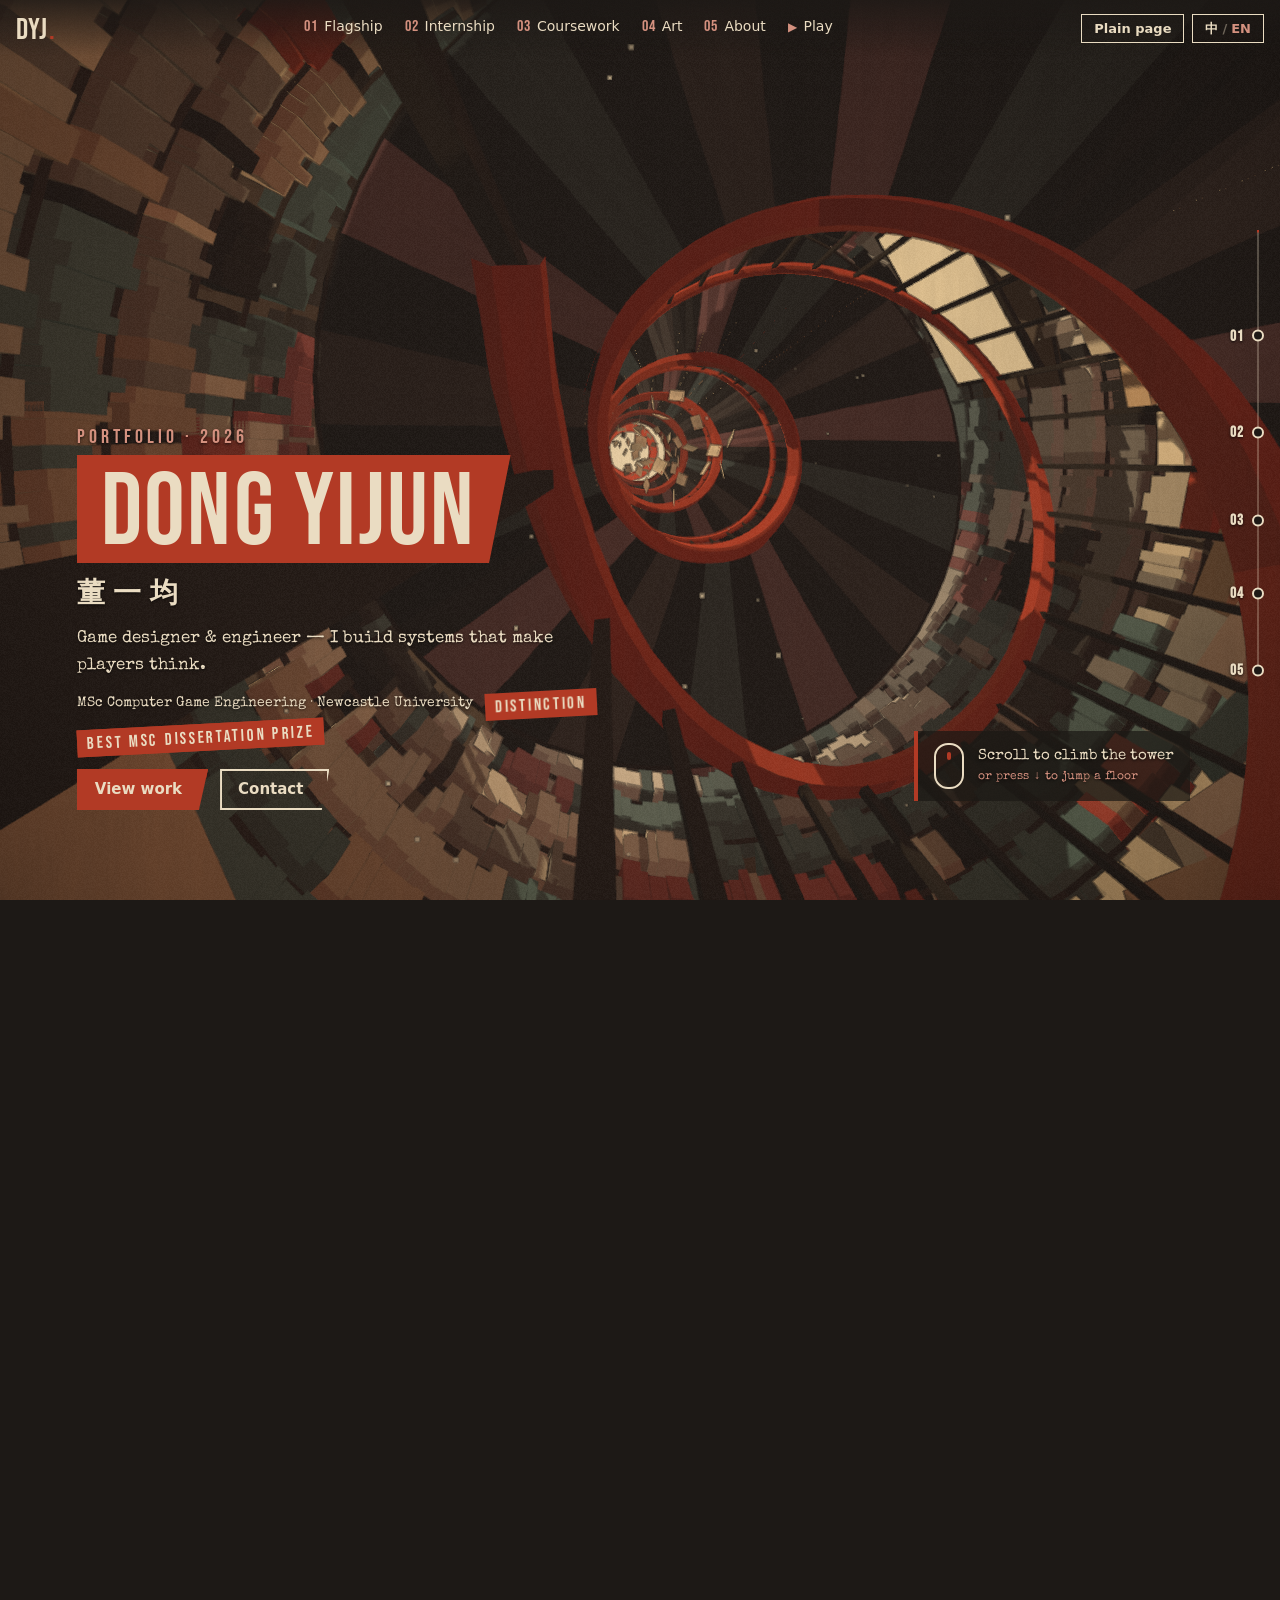
<file: index.html>
<!DOCTYPE html>
<html lang="en" class="mode-simple" data-lang="en">
<head>
  <meta charset="UTF-8" />
  <meta name="viewport" content="width=device-width, initial-scale=1.0, viewport-fit=cover" />
  <title>Dong Yijun 董一均 — Game Designer &amp; Engineer</title>
  <meta name="description" content="Dong Yijun, game designer and engineer, MSc Computer Game Engineering (Distinction), Newcastle University: Until They Forget, a serious game about cognitive bias and winner of the School of Computing prize for best MSc dissertation; a Huawei digital-twin internship; C++ engine systems; illustration." />
  <meta name="theme-color" content="#1d1916" />
  <meta property="og:type" content="website" />
  <meta property="og:title" content="Dong Yijun 董一均 — Game Designer & Engineer" />
  <meta property="og:description" content="MSc Computer Game Engineering (Distinction), Newcastle University · Until They Forget, a serious game about cognitive bias · Philip Merlin Prize for best MSc dissertation · Huawei digital-twin internship · C++ engine systems · illustration." />
  <meta property="og:image" content="https://white048.github.io/assets/og.jpg" />
  <meta property="og:url" content="https://white048.github.io/" />
  <meta name="twitter:card" content="summary_large_image" />
  <link rel="canonical" href="https://white048.github.io/" />
  <link rel="icon" href="favicon.svg" type="image/svg+xml" />
  <link rel="apple-touch-icon" href="apple-touch-icon.png" />
  <link rel="manifest" href="site.webmanifest" />
  <script type="application/ld+json">
    {
      "@context": "https://schema.org",
      "@graph": [
        {
          "@type": "VideoGame",
          "name": "Until They Forget",
          "url": "https://white048.github.io/#utf",
          "description": "A critical-reflective serious game about cognitive bias: the player compresses the dead of one family into two-trait propaganda gods. MSc dissertation, Newcastle University.",
          "author": {
            "@id": "https://white048.github.io/#me"
          },
          "genre": [
            "Serious game",
            "Narrative"
          ],
          "gamePlatform": "PC",
          "playMode": "SinglePlayer",
          "award": "Philip Merlin Prize for best dissertation by an MSc student, School of Computing, Newcastle University (2025/26)",
          "image": "https://white048.github.io/assets/utf/she-chose-life.webp"
        },
        {
          "@type": "VideoGame",
          "name": "Token Forge",
          "url": "https://white048.github.io/games/token-forge/",
          "description": "A five-minute browser game about how language models work.",
          "author": {
            "@id": "https://white048.github.io/#me"
          },
          "gamePlatform": "Web browser",
          "isAccessibleForFree": true
        },
        {
          "@id": "https://white048.github.io/#me",
          "@type": "Person",
          "name": "Dong Yijun",
          "alternateName": "董一均",
          "url": "https://white048.github.io/",
          "jobTitle": "Game Designer & Engineer",
          "award": "Philip Merlin Prize for best dissertation by an MSc student, School of Computing, Newcastle University (2025/26)",
          "alumniOf": {
            "@type": "CollegeOrUniversity",
            "name": "Newcastle University"
          },
          "hasCredential": {
            "@type": "EducationalOccupationalCredential",
            "name": "MSc Computer Game Engineering (Distinction)",
            "credentialCategory": "degree",
            "recognizedBy": {
              "@type": "CollegeOrUniversity",
              "name": "Newcastle University"
            }
          },
          "sameAs": [
            "https://github.com/white048"
          ],
          "knowsAbout": [
            "Game design",
            "C++",
            "Unity",
            "Three.js",
            "Serious games"
          ]
        }
      ]
    }
  </script>
  <link rel="preload" href="fonts/bebas-neue-latin-400.woff2" as="font" type="font/woff2" crossorigin />
  <link rel="stylesheet" href="css/site.css" />
  <noscript><style>img[data-ph] { display: none; }</style></noscript>
  <!-- the import map must come before any module fetch, including the modulepreloads below -->
  <script type="importmap">{ "imports": { "three": "./vendor/three/three.module.min.js" } }</script>
  <script>
    // Decide 3D vs simple before first paint, so nothing flashes.
    (function () {
      var d = document.documentElement, mode = null, lang = null;
      // the page opens in English; Chinese is one click away, and only a choice made with the
      // language button is remembered (langChoice: the older 'lang' key also held guesses)
      try { mode = localStorage.getItem('mode'); lang = localStorage.getItem('langChoice'); } catch (e) {}
      var q = new URLSearchParams(location.search);
      if (q.get('mode')) mode = q.get('mode');
      if (q.get('lang')) lang = q.get('lang');
      var gl = false;   // three.js r169 needs WebGL 2; a WebGL 1 device would download it only to fall back
      try { gl = !!document.createElement('canvas').getContext('webgl2'); } catch (e) {}
      var calm = matchMedia('(prefers-reduced-motion: reduce)').matches;
      var conn = navigator.connection, mem = navigator.deviceMemory;
      var lite = !!(conn && conn.saveData) || (mem && mem <= 2);   // data saver or a low-memory device
      if (!gl) mode = 'simple';
      else if (mode !== '3d' && mode !== 'simple') mode = calm || lite ? 'simple' : '3d';
      d.className = 'mode-' + mode;
      if (mode === '3d') {   // start fetching the tower's modules while the page parses
        ['vendor/three/three.module.min.js', 'js/scene.js', 'js/floors.js', 'js/placeholders.js'].forEach(function (href) {
          var l = document.createElement('link'); l.rel = 'modulepreload'; l.href = href; document.head.appendChild(l);
        });
      }
      lang = lang === 'zh' ? 'zh' : 'en';
      d.dataset.lang = lang;
      d.lang = lang === 'en' ? 'en' : 'zh-CN';
    })();
  </script>
</head>
<body>
  <a class="skip" href="#utf" data-mode-set="simple">
    <span class="en" lang="en">Skip to the plain page</span><span class="zh" lang="zh-CN">跳到普通网页版</span>
  </a>

  <canvas id="scene" aria-hidden="true"></canvas>

  <!-- ═══ TOP BAR ═══ -->
  <header class="topbar">
    <a class="brand" href="#top" data-floor-link="top">DYJ<span>.</span></a>
    <nav class="floor-nav" id="floorNav" aria-label="Floors">
      <a href="#utf" data-floor-link="utf"><b>01</b><span class="en" lang="en">Flagship</span><span class="zh" lang="zh-CN">旗舰作品</span></a>
      <a href="#huawei" data-floor-link="huawei"><b>02</b><span class="en" lang="en">Internship</span><span class="zh" lang="zh-CN">实习</span></a>
      <a href="#coursework" data-floor-link="coursework"><b>03</b><span class="en" lang="en">Coursework</span><span class="zh" lang="zh-CN">课程项目</span></a>
      <a href="#art" data-floor-link="art"><b>04</b><span class="en" lang="en">Art</span><span class="zh" lang="zh-CN">美术</span></a>
      <a href="#about" data-floor-link="about"><b>05</b><span class="en" lang="en">About</span><span class="zh" lang="zh-CN">关于我</span></a>
      <a class="nav-play" href="games/token-forge/"><b>▶</b><span class="en" lang="en">Play</span><span class="zh" lang="zh-CN">小游戏</span></a>
    </nav>
    <div class="tools">
      <button class="tool" type="button" id="navToggle" aria-expanded="false" aria-controls="floorNav">
        <span class="en" lang="en">Floors</span><span class="zh" lang="zh-CN">目录</span>
      </button>
      <button class="tool" type="button" data-mode-toggle>
        <span class="when-3d"><span class="en" lang="en">Plain page</span><span class="zh" lang="zh-CN">简洁模式</span></span>
        <span class="when-simple"><span class="en" lang="en">3D tower</span><span class="zh" lang="zh-CN">3D 模式</span></span>
      </button>
      <button class="tool tool--lang" type="button" id="langToggle" aria-label="Switch language / 切换语言">
        <span class="l-zh">中</span><span class="sep">/</span><span class="l-en">EN</span>
      </button>
    </div>
  </header>

  <main id="floors">

    <!-- ═══ TOP / HERO ═══ -->
    <section class="floor floor--top" id="top" data-floor="top">
      <div class="floor-head">
        <p class="idx">Portfolio · 2026</p>
        <h1 class="banner">DONG YIJUN</h1>
        <p class="cn-name" lang="zh-CN">董一均</p>
        <p class="sub">
          <span class="en" lang="en">Game designer &amp; engineer — I build systems that make players think.</span>
          <span class="zh" lang="zh-CN">游戏设计师与工程师——做让玩家思考的系统。</span>
        </p>
        <p class="cred">
          <span class="en" lang="en">MSc Computer Game Engineering · Newcastle University</span>
          <span class="zh" lang="zh-CN">纽卡斯尔大学 · 计算机游戏工程硕士</span>
          <b class="stamp">Distinction</b>
          <b class="stamp">Best MSc Dissertation Prize</b>
        </p>
        <div class="actions">
          <a class="btn btn--red" href="#utf" data-floor-link="utf"><span class="en" lang="en">View work</span><span class="zh" lang="zh-CN">查看作品</span></a>
          <a class="btn" href="#about" data-floor-link="about"><span class="en" lang="en">Contact</span><span class="zh" lang="zh-CN">联系我</span></a>
        </div>
      </div>
    </section>

    <!-- ═══ 01 · UNTIL THEY FORGET ═══ -->
    <section class="floor" id="utf" data-floor="utf" aria-labelledby="utf-title">
      <div class="floor-head">
        <p class="idx"><span class="en" lang="en">01 · Flagship · MSc dissertation</span><span class="zh" lang="zh-CN">01 · 旗舰作品 · 硕士毕业设计</span></p>
        <h2 class="banner" id="utf-title">UNTIL THEY FORGET</h2>
        <p class="sub">
          <span class="en" lang="en">A serious game about cognitive bias: you turn one family's dead into propaganda gods. Unity · 2026 · Coming to Steam</span>
          <span class="zh" lang="zh-CN">一款关于认知偏差的严肃游戏：把一家人的逝者做成宣传之神。Unity · 2026 · 筹备上架 Steam</span>
        </p>
        <div class="actions">
          <button class="btn btn--open btn--red" type="button" data-open="utf"><span class="en" lang="en">Read more</span><span class="zh" lang="zh-CN">展开详情</span></button>
          <button class="btn btn--next" type="button" data-next aria-label="Next floor / 下一层"><span class="en" lang="en">Next floor ↓</span><span class="zh" lang="zh-CN">下一层 ↓</span></button>
        </div>
      </div>
      <div class="floor-body" id="utf-body" tabindex="-1">
        <button class="panel-close" type="button" data-close aria-label="Close / 关闭">×</button>
        <figure class="lead-img"><img src="assets/utf/she-chose-life.webp" alt="Until They Forget poster: SHE CHOSE LIFE" width="1600" height="900" loading="lazy" data-zoom /></figure>
        <p class="en lead" lang="en">Built for the brief “Simulation for cognitive bias training”, <em>Until They Forget</em> does not teach the player to correct a bias. It places them inside the pleasure of committing one. Across six acts and a finale, the player listens to the grieving survivors of one family and compresses each of the dead into a propaganda god made of just two traits, which the same crowd then worships and tears down.</p>
        <p class="zh lead" lang="zh-CN">这款游戏的命题是“认知偏差训练模拟”，但它不教玩家纠正偏差，而是让玩家亲身尝到犯下偏差的快感。六幕加一个终章里，玩家听一家人中的幸存者讲述，把每位逝者压缩成只有两个特质的宣传之神，再看着同一群人先膜拜它、后撕毁它。</p>

        <div class="yt" data-yt="oaQiNyznSO8">
          <button class="yt-play" type="button"><span class="en" lang="en">▶ Play the narrated demo</span><span class="zh" lang="zh-CN">▶ 播放带旁白的演示视频</span></button>
          <a href="https://youtu.be/oaQiNyznSO8" target="_blank" rel="noopener">YouTube ↗</a>
        </div>

        <h3><span class="en" lang="en">Design highlights</span><span class="zh" lang="zh-CN">设计要点</span></h3>
        <ul class="points">
          <li><span class="en" lang="en"><b>The Cognitive Bias Codex as structure, not content.</b> Its four quadrants map one-to-one onto the four steps of the central ritual: overhear, assemble, choose two, enshrine.</span><span class="zh" lang="zh-CN"><b>把认知偏差图谱当作结构，而不是内容。</b>四个象限一一对应核心仪式的四步：偷听、拼凑、二选、封神。</span></li>
          <li><span class="en" lang="en"><b>Authored convergence.</b> Every pair of traits resolves to one of at most three pre-written gods, so the choice is real while the argument stays controlled.</span><span class="zh" lang="zh-CN"><b>编排式收敛。</b>任意两个特质的组合都收敛到最多三尊预写好的神之一：选择是真的，论点仍然可控。</span></li>
          <li><span class="en" lang="en"><b>Decaying agency.</b> In the last acts the crowd tears the poster down without waiting for the player, and the two-trait ritual can no longer function.</span><span class="zh" lang="zh-CN"><b>能动性衰减。</b>到最后几幕，人群不等玩家就自行撕毁海报，两特质仪式也无法再运转。</span></li>
          <li><span class="en" lang="en"><b>Data-driven Unity architecture.</b> One orchestrator replays six acts of plain data. The design went through a full mid-project redesign and three rounds of playtesting.</span><span class="zh" lang="zh-CN"><b>数据驱动的 Unity 架构。</b>一个调度器回放六幕纯数据。设计经历过一次中期整体重构和三轮试玩迭代。</span></li>
        </ul>

        <dl class="facts">
          <dt><span class="en" lang="en">Role</span><span class="zh" lang="zh-CN">角色</span></dt><dd><span class="en" lang="en">Solo — design, writing, programming</span><span class="zh" lang="zh-CN">独立完成：设计、文案、程序</span></dd>
          <dt><span class="en" lang="en">Mark</span><span class="zh" lang="zh-CN">成绩</span></dt><dd><span class="en" lang="en">90 / 100 (in UK marking, 70+ is a Distinction)</span><span class="zh" lang="zh-CN">90 / 100（英国评分 70 分以上即为 Distinction）</span></dd>
          <dt><span class="en" lang="en">Award</span><span class="zh" lang="zh-CN">奖项</span></dt><dd><span class="en" lang="en"><b>Philip Merlin Prize</b> — best dissertation by an MSc student in the School of Computing, 2025/26</span><span class="zh" lang="zh-CN"><b>Philip Merlin 奖</b>：计算学院 2025/26 学年最佳硕士毕业论文</span></dd>
          <dt><span class="en" lang="en">Dissertation</span><span class="zh" lang="zh-CN">论文</span></dt><dd><i lang="en">Until They Forget: Design and Implementation of a Critical-Reflective Serious Game for Cognitive Bias Awareness</i></dd>
          <dt><span class="en" lang="en">Length</span><span class="zh" lang="zh-CN">时长</span></dt><dd><span class="en" lang="en">20–30 minutes, six acts and a finale</span><span class="zh" lang="zh-CN">20–30 分钟，六幕加终章</span></dd>
          <dt>Steam</dt><dd><span class="en" lang="en">Store page in preparation</span><span class="zh" lang="zh-CN">商店页筹备中</span></dd>
        </dl>

        <div class="gallery">
          <img src="assets/utf/gameplay-listen.webp" alt="Gameplay: listening to a witness" width="1600" height="898" loading="lazy" data-zoom />
          <img src="assets/utf/gameplay-poster.webp" alt="Gameplay: a god poster rises" width="1600" height="898" loading="lazy" data-zoom />
          <img src="assets/utf/a-fathers-broken-heart.webp" alt="Poster: A FATHER'S BROKEN HEART" width="1600" height="900" loading="lazy" data-zoom />
          <img src="assets/utf/a-mothers-grief.webp" alt="Poster: A MOTHER'S GRIEF" width="1600" height="900" loading="lazy" data-zoom />
          <img src="assets/utf/the-doctor-who-never-gave-up.webp" alt="Poster: THE DOCTOR WHO NEVER GAVE UP" width="1600" height="900" loading="lazy" data-zoom />
          <img src="assets/utf/martyred-by-the-system.webp" alt="Poster: MARTYRED BY THE SYSTEM" width="1600" height="900" loading="lazy" data-zoom />
        </div>
        <ul class="tags"><li>Unity</li><li>C#</li><li>Narrative design</li><li>Serious games</li><li>Playtesting</li></ul>
      </div>
    </section>

    <!-- ═══ 02 · HUAWEI ═══ -->
    <section class="floor" id="huawei" data-floor="huawei" aria-labelledby="huawei-title">
      <div class="floor-head">
        <p class="idx"><span class="en" lang="en">02 · Internship · Huawei</span><span class="zh" lang="zh-CN">02 · 实习 · 华为</span></p>
        <h2 class="banner" id="huawei-title">DIGITAL TWIN</h2>
        <p class="sub">
          <span class="en" lang="en">Digital Engineer Intern (online), Huawei · Summer 2026 · predictive maintenance &amp; a 3D twin platform</span>
          <span class="zh" lang="zh-CN">华为数字化工程师实习（线上）· 2026 夏 · 工业设备预测性维护与数字孪生平台</span>
        </p>
        <div class="actions">
          <button class="btn btn--open btn--red" type="button" data-open="huawei"><span class="en" lang="en">Read more</span><span class="zh" lang="zh-CN">展开详情</span></button>
          <button class="btn btn--next" type="button" data-next aria-label="Next floor / 下一层"><span class="en" lang="en">Next floor ↓</span><span class="zh" lang="zh-CN">下一层 ↓</span></button>
        </div>
      </div>
      <div class="floor-body" id="huawei-body" tabindex="-1">
        <button class="panel-close" type="button" data-close aria-label="Close / 关闭">×</button>
        <figure class="lead-img"><img src="assets/posters/A02.webp" alt="Poster: DIGITAL TWIN" width="1536" height="864" loading="lazy" data-zoom /></figure>
        <p class="en lead" lang="en">A predictive-maintenance and digital-twin platform for a fleet of turbofan engines, built end to end on the public NASA C-MAPSS dataset: data pipeline, model training on Huawei Cloud, an inference API and a 3D web dashboard.</p>
        <p class="zh lead" lang="zh-CN">为一支涡扇发动机机队搭建的预测性维护与数字孪生平台，全程基于 NASA C-MAPSS 公开数据集，从头做到尾：数据流水线、华为云上的模型训练、推理接口和 3D 网页大屏。</p>
        <h3><span class="en" lang="en">What I did</span><span class="zh" lang="zh-CN">我做了什么</span></h3>
        <ul class="points">
          <li><span class="en" lang="en"><b>Remaining-useful-life prediction with a Transformer:</b> RMSE 14.93 ± 0.31 under 5-fold time-series cross-validation, the best of three models compared.</span><span class="zh" lang="zh-CN"><b>用 Transformer 预测剩余寿命：</b>5 折时序交叉验证 RMSE 14.93 ± 0.31，对比的三个模型中最优。</span></li>
          <li><span class="en" lang="en"><b>Distributed training on ModelArts:</b> 7.44× speed-up on 8 GPUs (93% efficiency).</span><span class="zh" lang="zh-CN"><b>ModelArts 分布式训练：</b>8 卡加速比 7.44×（效率 93%）。</span></li>
          <li><span class="en" lang="en"><b>Led the digital-twin module:</b> a procedurally built turbofan model (under 20k faces) in a Three.js dashboard measured at 60 FPS.</span><span class="zh" lang="zh-CN"><b>主导数字孪生模块：</b>程序化建模的涡扇发动机（2 万面以内），接入 Three.js 大屏，实测 60 FPS。</span></li>
        </ul>
        <div class="gallery gallery--duo">
          <img src="assets/huawei/w6-overview.webp" alt="Dashboard overview" width="1600" height="900" loading="lazy" data-zoom />
          <img src="assets/huawei/w6-rul.webp" alt="Remaining useful life prediction view" width="1600" height="900" loading="lazy" data-zoom />
          <img src="assets/huawei/w6-xray.webp" alt="X-ray view of the engine twin" width="1600" height="900" loading="lazy" data-zoom />
          <img src="assets/huawei/model-iso.webp" alt="Procedural turbofan model" width="1600" height="1000" loading="lazy" data-zoom />
        </div>
        <p class="hint"><span class="en" lang="en">Screenshots are toned to match the page; open one to see the original colours.</span><span class="zh" lang="zh-CN">截图做了双色调处理以统一风格，点开可看原色。</span></p>
        <ul class="tags"><li>Python</li><li>PyTorch</li><li>Huawei Cloud ModelArts</li><li>FastAPI</li><li>Three.js</li><li>Blender</li></ul>
      </div>
    </section>

    <!-- ═══ 03 · COURSEWORK ═══ -->
    <section class="floor" id="coursework" data-floor="coursework" aria-labelledby="coursework-title">
      <div class="floor-head">
        <p class="idx"><span class="en" lang="en">03 · MSc coursework · Newcastle University</span><span class="zh" lang="zh-CN">03 · 硕士课程项目 · 纽卡斯尔大学</span></p>
        <h2 class="banner" id="coursework-title">ENGINE SYSTEMS</h2>
        <p class="sub">
          <span class="en" lang="en">Four C++ projects, three solo and one in a team of four: physics, AI, networking and rendering.</span>
          <span class="zh" lang="zh-CN">四个 C++ 项目，三个独立完成、一个四人团队：物理、AI、网络同步与渲染。</span>
        </p>
        <div class="actions">
          <button class="btn btn--open btn--red" type="button" data-open="coursework"><span class="en" lang="en">Read more</span><span class="zh" lang="zh-CN">展开详情</span></button>
          <button class="btn btn--next" type="button" data-next aria-label="Next floor / 下一层"><span class="en" lang="en">Next floor ↓</span><span class="zh" lang="zh-CN">下一层 ↓</span></button>
        </div>
      </div>
      <div class="floor-body" id="coursework-body" tabindex="-1">
        <button class="panel-close" type="button" data-close aria-label="Close / 关闭">×</button>

        <article class="exhibit">
          <img src="assets/posters/A03.webp" alt="Poster: SPECIAL DELIVERY" width="1536" height="864" loading="lazy" data-zoom />
          <div>
            <p class="meta">CSC8503 · 2025.11–12 · <span class="en" lang="en">Solo</span><span class="zh" lang="zh-CN">独立开发</span></p>
            <h3><span class="en" lang="en">Real-time Game Prototype</span><span class="zh" lang="zh-CN">实时游戏原型</span></h3>
            <p class="en" lang="en">A 3D package-delivery prototype in C++ on the NCL framework. Objects are picked up and carried with ray casts and spring constraints; the enemies run on state machines, behaviour trees and A* pathfinding. Multiplayer is server-authoritative: 20 Hz snapshots over ENet/UDP, interpolated on the client.</p>
            <p class="zh" lang="zh-CN">基于 C++/NCL 框架的 3D 送包裹游戏原型。用射线检测加弹簧约束来抓取和搬运物体；敌人由状态机、行为树和 A* 寻路驱动；联机是服务器权威同步，20Hz 快照经 ENet/UDP 广播，客户端做插值。</p>
            <div class="yt" data-yt="KzcELEoVv0Y">
              <button class="yt-play" type="button"><span class="en" lang="en">▶ Play demo</span><span class="zh" lang="zh-CN">▶ 播放演示</span></button>
              <a href="https://youtu.be/KzcELEoVv0Y" target="_blank" rel="noopener">YouTube ↗</a>
            </div>
            <p class="links"><a href="https://github.com/white048/CSC8503" target="_blank" rel="noopener">GitHub ↗</a></p>
          </div>
        </article>

        <article class="exhibit">
          <img src="assets/posters/A04.webp" alt="Poster: LIGHT &amp; WATER" width="1536" height="864" loading="lazy" data-zoom />
          <div>
            <p class="meta">CSC8502 · 2025.10–11 · <span class="en" lang="en">Solo</span><span class="zh" lang="zh-CN">独立开发</span></p>
            <h3><span class="en" lang="en">Real-time Graphics Rendering</span><span class="zh" lang="zh-CN">实时图形渲染</span></h3>
            <p class="en" lang="en">A real-time scene in NCLGL/OpenGL. Materials use Cook-Torrance PBR with pre-computed image-based lighting (irradiance map, prefiltered cubemap, BRDF LUT) and HDR tone mapping. The water reflects and refracts with a Fresnel term, and objects float on it with spring-damper buoyancy. Post-processing is a modular stack.</p>
            <p class="zh" lang="zh-CN">基于 NCLGL/OpenGL 的实时 3D 场景。材质用 Cook-Torrance PBR，配合预计算的图像光照（辐照度图、预过滤环境图、BRDF LUT）和 HDR 色调映射；水面按 Fresnel 项做反射和折射，物体靠弹簧阻尼浮力漂在上面；后处理是模块化的一组。</p>
            <div class="yt" data-yt="3fZ3JEgV65g">
              <button class="yt-play" type="button"><span class="en" lang="en">▶ Play demo</span><span class="zh" lang="zh-CN">▶ 播放演示</span></button>
              <a href="https://youtu.be/3fZ3JEgV65g" target="_blank" rel="noopener">YouTube ↗</a>
            </div>
            <p class="links"><a href="https://github.com/white048/CSC8502_Final" target="_blank" rel="noopener">GitHub ↗</a></p>
          </div>
        </article>

        <article class="exhibit">
          <img src="assets/posters/A05.webp" alt="Poster: BUILT TOGETHER" width="1536" height="864" loading="lazy" data-zoom />
          <div>
            <p class="meta">CSC8507/08 · 2026.01–03 · <span class="en" lang="en">Team of 4 · architecture &amp; programming</span><span class="zh" lang="zh-CN">4 人团队 · 架构与编程</span></p>
            <h3><span class="en" lang="en">Team Game Development</span><span class="zh" lang="zh-CN">团队游戏开发</span></h3>
            <p class="en" lang="en">Led the ECS architecture, with a Bridge layer that decouples engine and game logic. Co-designed a JSON- and reflection-driven PrefabFactory for data-driven entities, and set the team's naming conventions and debugging standards.</p>
            <p class="zh" lang="zh-CN">主导 ECS 分层架构设计，引入 Bridge 中间层解耦引擎与游戏逻辑。参与设计 JSON 加反射驱动的 PrefabFactory，实现数据驱动的实体配置，并制定团队命名规范与调试标准。</p>
            <p class="links"><a href="https://github.com/Sinthome-Ludens/CSC8507-08" target="_blank" rel="noopener">GitHub ↗</a></p>
          </div>
        </article>

        <article class="exhibit">
          <img src="assets/posters/A06.webp" alt="Poster: COOPERATE OR DEFECT" width="1536" height="864" loading="lazy" data-zoom />
          <div>
            <p class="meta">CSC8501 · 2025.09–10 · <span class="en" lang="en">Solo</span><span class="zh" lang="zh-CN">独立开发</span></p>
            <h3><span class="en" lang="en">Iterated Prisoner's Dilemma Simulator</span><span class="zh" lang="zh-CN">迭代囚徒困境模拟器</span></h3>
            <p class="en" lang="en">A C++ simulator for multi-strategy tournaments, noise, evolutionary runs and complexity penalties, with a modular strategy interface and a single CLI that writes text, CSV or JSON.</p>
            <p class="zh" lang="zh-CN">用 C++ 写的模拟器，支持多策略锦标赛、噪声扰动、演化模拟和复杂度惩罚分析；策略接口模块化，一个命令行入口，可输出 text、CSV 或 JSON。</p>
            <p class="links"><a href="https://github.com/white048/CSC8501" target="_blank" rel="noopener">GitHub ↗</a></p>
          </div>
        </article>
      </div>
    </section>

    <!-- ═══ 04 · ART ═══ -->
    <section class="floor" id="art" data-floor="art" aria-labelledby="art-title">
      <div class="floor-head">
        <p class="idx"><span class="en" lang="en">04 · Art · Personal practice</span><span class="zh" lang="zh-CN">04 · 美术 · 个人练习</span></p>
        <h2 class="banner" id="art-title">ILLUSTRATION</h2>
        <p class="sub">
          <span class="en" lang="en">Anime-style illustration in Photoshop and beginner 3D modelling in Blender.</span>
          <span class="zh" lang="zh-CN">Photoshop 二次元插画与 Blender 入门建模练习。</span>
        </p>
        <div class="actions">
          <button class="btn btn--open btn--red" type="button" data-open="art"><span class="en" lang="en">Open gallery</span><span class="zh" lang="zh-CN">打开画廊</span></button>
          <button class="btn btn--next" type="button" data-next aria-label="Next floor / 下一层"><span class="en" lang="en">Next floor ↓</span><span class="zh" lang="zh-CN">下一层 ↓</span></button>
        </div>
      </div>
      <div class="floor-body" id="art-body" tabindex="-1">
        <button class="panel-close" type="button" data-close aria-label="Close / 关闭">×</button>
        <div class="gallery gallery--art">
          <img src="images/illust_01.jpg" alt="Illustration 01" width="1080" height="1080" loading="lazy" data-zoom />
          <img src="images/illust_02.jpg" alt="Illustration 02" width="1316" height="919" loading="lazy" data-zoom />
          <img src="images/illust_03.jpg" alt="Illustration 03" width="1080" height="1080" loading="lazy" data-zoom />
          <img src="images/illust_04.jpg" alt="Illustration 04" width="1080" height="1080" loading="lazy" data-zoom />
          <img src="images/illust_05.jpg" alt="Illustration 05" width="896" height="1344" loading="lazy" data-zoom />
          <img src="images/illust_06.jpg" alt="Illustration 06" width="1080" height="1080" loading="lazy" data-zoom />
          <img src="images/model_01.jpg" alt="Blender: donut and coffee cup" width="1456" height="816" loading="lazy" data-zoom />
          <img src="images/model_02.jpg" alt="Blender: hard-surface radio" width="1456" height="836" loading="lazy" data-zoom />
        </div>
      </div>
    </section>

    <!-- ═══ 05 · ABOUT & CONTACT ═══ -->
    <section class="floor" id="about" data-floor="about" aria-labelledby="about-title">
      <div class="floor-head">
        <p class="idx"><span class="en" lang="en">05 · About · Contact</span><span class="zh" lang="zh-CN">05 · 关于我 · 联系方式</span></p>
        <h2 class="banner" id="about-title">GET IN TOUCH</h2>
        <p class="sub">
          <span class="en" lang="en">You've reached the top. Your move.</span>
          <span class="zh" lang="zh-CN">到塔顶了。该你落子了。</span>
        </p>
        <p class="contact-line"><a href="mailto:kuweitu048@gmail.com">kuweitu048@gmail.com</a> · <a href="https://github.com/white048" target="_blank" rel="noopener">github.com/white048</a></p>
        <div class="actions">
          <button class="btn btn--open btn--red" type="button" data-open="about"><span class="en" lang="en">About me</span><span class="zh" lang="zh-CN">关于我</span></button>
          <button class="btn" type="button" data-copy-email="kuweitu048@gmail.com"><span class="en" lang="en">Copy email</span><span class="zh" lang="zh-CN">复制邮箱</span></button>
        </div>
      </div>
      <div class="floor-body" id="about-body" tabindex="-1">
        <button class="panel-close" type="button" data-close aria-label="Close / 关闭">×</button>
        <p class="en lead" lang="en">I'm Dong Yijun, a game designer and engineer. I hold an MSc in Computer Game Engineering from Newcastle University, awarded with Distinction. My dissertation game, <em>Until They Forget</em>, turns a cognitive-bias brief into a narrative in which the player becomes the propagandist. It won the School of Computing's prize for best MSc dissertation, and I'm preparing it for Steam.</p>
        <p class="en" lang="en">I work across C++ engine systems (physics, AI, networking, PBR rendering), data-driven Unity architecture and web 3D, most recently a digital-twin platform during my Huawei internship. I'm interested in games as instruments for reflection, and in the research questions behind them.</p>
        <p class="zh lead" lang="zh-CN">我是董一均，游戏设计师与工程师，已获纽卡斯尔大学计算机游戏工程硕士学位，成绩为 Distinction（优异）。毕业设计《Until They Forget》把“认知偏差训练”的命题做成了一部让玩家亲手当上宣传者的叙事游戏，拿到了计算学院的最佳硕士毕业论文奖，正在筹备上架 Steam。</p>
        <p class="zh" lang="zh-CN">技术上我做过 C++ 引擎系统（物理、AI、网络同步、PBR 渲染）、数据驱动的 Unity 架构和 Web 3D，最近的一个是华为实习里的数字孪生平台。我关心游戏能不能成为让人反思的工具，也关心这背后的研究问题。</p>

        <h3><span class="en" lang="en">Education</span><span class="zh" lang="zh-CN">教育背景</span></h3>
        <dl class="facts">
          <dt>2025–2026</dt>
          <dd><span class="en" lang="en"><b>MSc Computer Game Engineering, Newcastle University</b> — awarded with Distinction, October 2026. Overall average 80.9; dissertation 90, with the Philip Merlin Prize for best MSc dissertation. BCS-accredited programme.</span><span class="zh" lang="zh-CN"><b>纽卡斯尔大学 · 计算机游戏工程硕士</b>，2026 年 10 月获授学位，Distinction（优异）。总均分 80.9；毕业设计 90 分，获 Philip Merlin 奖（最佳硕士毕业论文）。课程经 BCS 认证。</span></dd>
        </dl>

        <h3><span class="en" lang="en">Experience</span><span class="zh" lang="zh-CN">经历</span></h3>
        <dl class="facts">
          <dt><span class="en" lang="en">Summer 2026</span><span class="zh" lang="zh-CN">2026 夏</span></dt>
          <dd><span class="en" lang="en"><b>Digital Engineer Intern (online), Huawei</b> — predictive maintenance and a 3D digital-twin dashboard, built on the public NASA C-MAPSS dataset. <a href="#huawei" data-floor-link="huawei">See floor 02</a></span><span class="zh" lang="zh-CN"><b>华为 · 数字化工程师实习（线上）</b>：基于 NASA C-MAPSS 公开数据集的预测性维护与 3D 数字孪生大屏。<a href="#huawei" data-floor-link="huawei">见 02 层</a></span></dd>
        </dl>

        <h3><span class="en" lang="en">Skills</span><span class="zh" lang="zh-CN">技能</span></h3>
        <dl class="skills">
          <dt><span class="en" lang="en">Game development</span><span class="zh" lang="zh-CN">游戏开发</span></dt>
          <dd>C++ · Unity / C# · <span class="en" lang="en">gameplay and narrative systems, state machines</span><span class="zh" lang="zh-CN">玩法与叙事系统、状态机</span></dd>
          <dt><span class="en" lang="en">Engine systems</span><span class="zh" lang="zh-CN">引擎系统</span></dt>
          <dd><span class="en" lang="en">Collision detection, Jolt Physics · FSM, behaviour trees, A* · server-authoritative netcode (ENet) · PBR, IBL, HDR, water</span><span class="zh" lang="zh-CN">碰撞检测、Jolt Physics · 状态机、行为树、A* · 服务器权威网络同步（ENet）· PBR、IBL、HDR、水体渲染</span></dd>
          <dt><span class="en" lang="en">Architecture</span><span class="zh" lang="zh-CN">架构</span></dt>
          <dd><span class="en" lang="en">ECS, data-driven design, JSON prefab pipelines</span><span class="zh" lang="zh-CN">ECS、数据驱动设计、JSON 预制体管线</span></dd>
          <dt><span class="en" lang="en">Data &amp; AI</span><span class="zh" lang="zh-CN">数据与 AI</span></dt>
          <dd>Python · PyTorch · <span class="en" lang="en">Transformer time-series models · Huawei Cloud ModelArts</span><span class="zh" lang="zh-CN">Transformer 时序模型 · 华为云 ModelArts</span></dd>
          <dt>Web</dt>
          <dd>JavaScript · Three.js · <span class="en" lang="en">WebGL shaders</span><span class="zh" lang="zh-CN">WebGL 着色器</span></dd>
          <dt><span class="en" lang="en">Art</span><span class="zh" lang="zh-CN">美术</span></dt>
          <dd><span class="en" lang="en">Photoshop illustration · Blender (beginner)</span><span class="zh" lang="zh-CN">Photoshop 插画 · Blender（入门）</span></dd>
        </dl>

        <h3><span class="en" lang="en">Side project</span><span class="zh" lang="zh-CN">业余小作品</span></h3>
        <a class="side-card" href="games/token-forge/">
          <b>TOKEN FORGE</b>
          <span class="en" lang="en">A five-minute browser game about how language models work: cut slogans into tokens, pour attention, pull the sampling lever, take home a poster.</span>
          <span class="zh" lang="zh-CN">五分钟的网页小游戏，体验语言模型怎么干活：把标语切成词元、倒注意力墨水、拉采样拉杆，最后带走一张海报。</span>
          <i><span class="en" lang="en">▶ Play</span><span class="zh" lang="zh-CN">▶ 开玩</span></i>
        </a>

        <h3><span class="en" lang="en">Contact</span><span class="zh" lang="zh-CN">联系方式</span></h3>
        <ul class="contacts">
          <li><span class="en" lang="en">Email</span><span class="zh" lang="zh-CN">邮箱</span><a href="mailto:kuweitu048@gmail.com">kuweitu048@gmail.com</a></li>
          <li>GitHub<a href="https://github.com/white048" target="_blank" rel="noopener">github.com/white048</a></li>
        </ul>
        <p class="colophon"><span class="en" lang="en">Every 3D object on this page is generated in code with Three.js — no model files. © 2026 Dong Yijun.</span><span class="zh" lang="zh-CN">本页所有 3D 物体都由 Three.js 代码生成，没有用任何模型文件。© 2026 董一均</span></p>
      </div>
    </section>

  </main>

  <div id="track" aria-hidden="true"></div>
  <div id="scrim" hidden></div>

  <div id="lightbox" class="lightbox" role="dialog" aria-modal="true" aria-label="Image viewer" hidden>
    <button class="lb-btn lb-close" type="button" aria-label="Close">×</button>
    <button class="lb-btn lb-prev" type="button" aria-label="Previous">‹</button>
    <img alt="" />
    <button class="lb-btn lb-next" type="button" aria-label="Next">›</button>
    <p class="lb-caption"></p>
  </div>

  <!-- scroll cue: only on the top floor of the 3D tower -->
  <div class="scroll-cue" id="scrollCue" aria-hidden="true">
    <span class="cue-mouse"><i></i></span>
    <span class="cue-swipe"><i></i></span>
    <span class="cue-text">
      <span class="cue-fine"><span class="en" lang="en">Scroll to climb the tower</span><span class="zh" lang="zh-CN">滚动滚轮，沿螺旋楼梯向上</span></span>
      <span class="cue-coarse"><span class="en" lang="en">Swipe up to climb the tower</span><span class="zh" lang="zh-CN">手指上滑，沿螺旋楼梯向上</span></span>
      <small class="cue-fine"><span class="en" lang="en">or press ↓ to jump a floor</span><span class="zh" lang="zh-CN">也可以按 ↓ 键逐层跳转</span></small>
    </span>
  </div>

  <!-- floor progress rail, built from the floor list in main.js -->
  <nav class="rail" id="rail" aria-label="Floor progress / 楼层进度">
    <span class="rail-track"><span class="rail-fill" id="railFill"></span></span>
  </nav>

  <div class="loader" aria-hidden="true">
    <span class="loader-disc"></span>
    <span class="en" lang="en">Building the archive…</span><span class="zh" lang="zh-CN">正在搭建档案馆…</span>
  </div>

  <button class="to-top" id="toTop" type="button" aria-label="Back to top / 回到顶部">↑</button>
  <div class="toast" id="toast" role="status" aria-live="polite" hidden></div>

  <script type="module" src="js/main.js"></script>
</body>
</html>
</file>
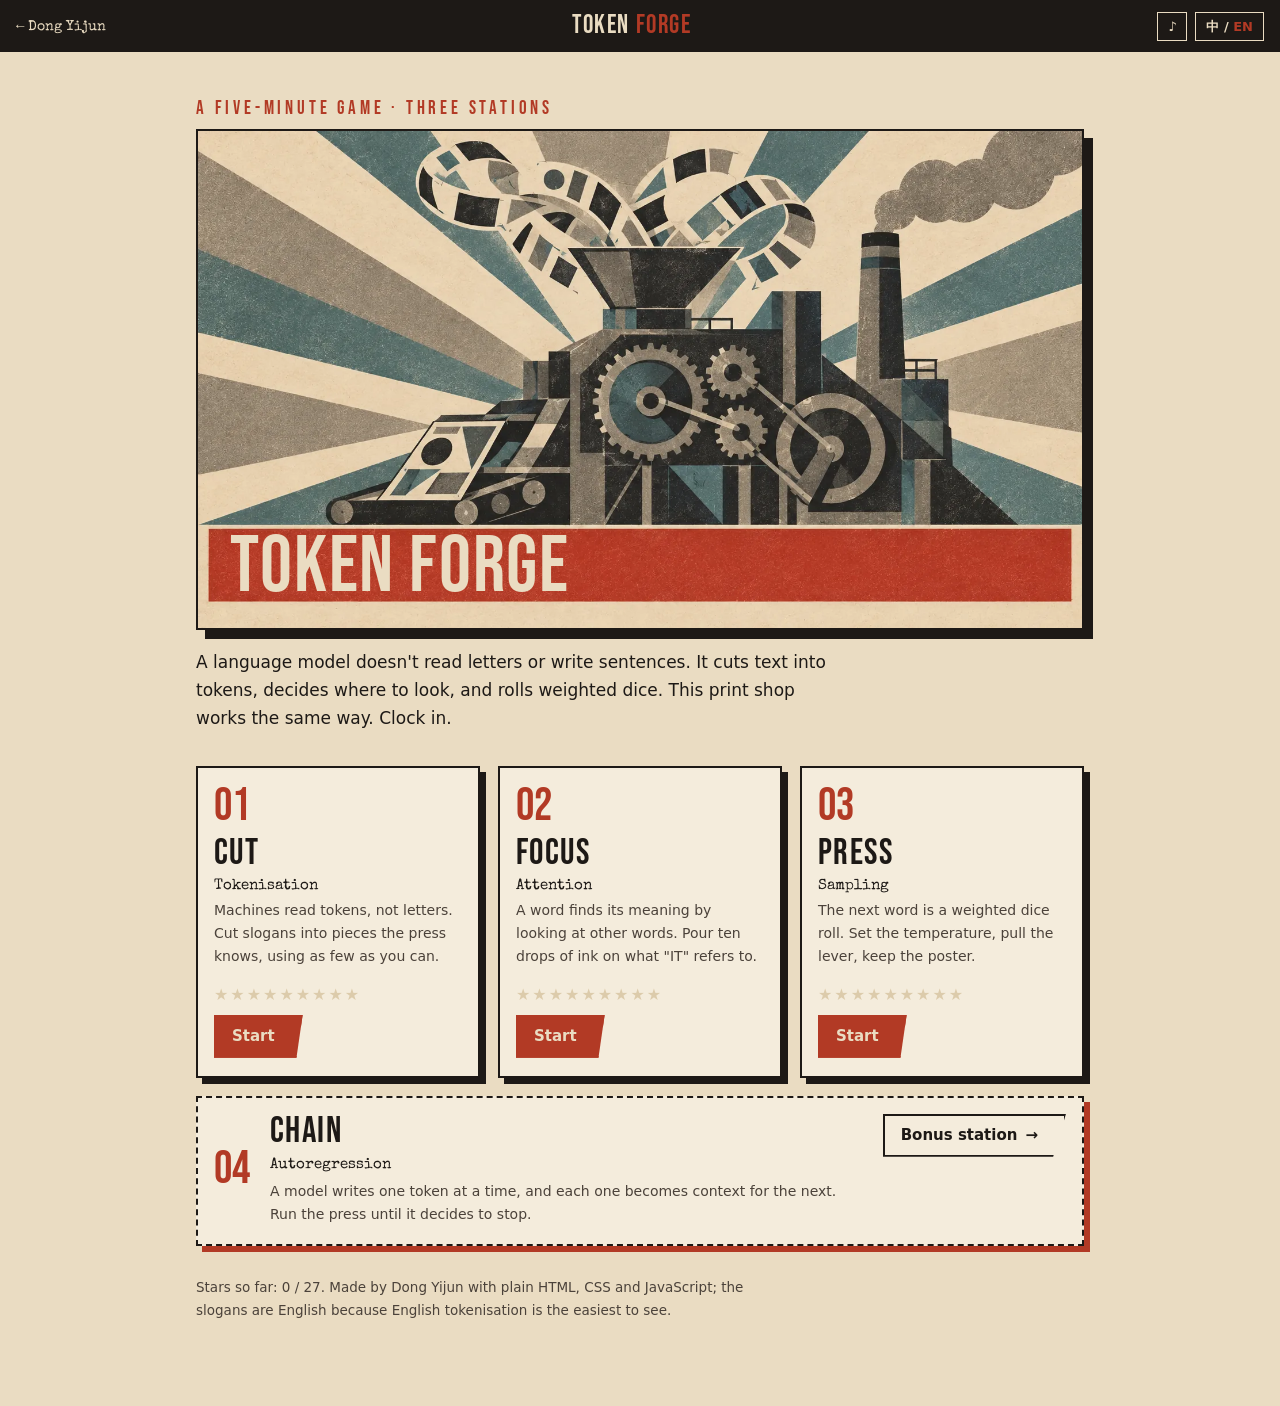
<file: games/token-forge/index.html>
<!DOCTYPE html>
<html lang="en" data-lang="en">
<head>
  <meta charset="UTF-8" />
  <meta name="viewport" content="width=device-width, initial-scale=1.0, viewport-fit=cover" />
  <title>Token Forge — a print shop that writes like a language model</title>
  <meta name="description" content="A browser game about how language models read and write: cut text into tokens, pour attention, pull the sampling lever, chain a whole slogan. 词元铸造厂：体验语言模型如何切词、注意、采样、逐词生成。" />
  <meta name="theme-color" content="#1d1916" />
  <meta property="og:type" content="website" />
  <meta property="og:title" content="Token Forge — a print shop that writes like a language model" />
  <meta property="og:description" content="Cut text into tokens, pour attention, pull the sampling lever. A five-minute browser game by Dong Yijun." />
  <meta property="og:image" content="https://white048.github.io/games/token-forge/og.jpg" />
  <meta name="twitter:card" content="summary_large_image" />
  <meta property="og:url" content="https://white048.github.io/games/token-forge/" />
  <link rel="canonical" href="https://white048.github.io/games/token-forge/" />
  <link rel="icon" href="../../favicon.svg" type="image/svg+xml" />
  <link rel="preload" href="../../fonts/bebas-neue-latin-400.woff2" as="font" type="font/woff2" crossorigin />
  <link rel="preload" href="key-art.webp" as="image" fetchpriority="high" />
  <link rel="stylesheet" href="forge.css" />
  <script type="application/ld+json">
    {
      "@context": "https://schema.org",
      "@type": "VideoGame",
      "name": "Token Forge",
      "url": "https://white048.github.io/games/token-forge/",
      "description": "A five-minute browser game about how language models work: tokenisation, attention, sampling and autoregression.",
      "author": { "@type": "Person", "name": "Dong Yijun", "url": "https://white048.github.io/" },
      "gamePlatform": "Web browser",
      "playMode": "SinglePlayer",
      "genre": ["Educational", "Puzzle"],
      "inLanguage": ["en", "zh-CN"],
      "isAccessibleForFree": true,
      "image": "https://white048.github.io/games/token-forge/og.jpg"
    }
  </script>
  <script>
    // same language rule as the homepage: saved choice, ?lang=, else the browser's first language
    (function () {
      var d = document.documentElement, lang = null;
      try { lang = localStorage.getItem('lang'); } catch (e) {}
      var q = new URLSearchParams(location.search);
      if (q.get('lang')) lang = q.get('lang');
      if (lang !== 'en' && lang !== 'zh') {
        var pref = (navigator.languages && navigator.languages[0]) || navigator.language || '';
        lang = /^zh/i.test(pref) ? 'zh' : 'en';
      }
      d.dataset.lang = lang;
      d.lang = lang === 'en' ? 'en' : 'zh-CN';
    })();
  </script>
</head>
<body>
  <header class="bar">
    <a class="back" href="../../">← <span class="en" lang="en">Dong Yijun</span><span class="zh" lang="zh-CN">董一均主页</span></a>
    <a class="brand" href="./" data-act="home">TOKEN <b>FORGE</b></a>
    <div class="tools">
      <button class="tool" id="muteToggle" type="button" aria-label="Sound effects / 音效" aria-pressed="true">♪</button>
      <button class="tool" id="langToggle" type="button" aria-label="Switch language / 切换语言"><span class="l-zh">中</span> / <span class="l-en">EN</span></button>
    </div>
  </header>
  <main id="stage">
    <noscript><p>Token Forge needs JavaScript. / 这个小游戏需要开启 JavaScript。</p></noscript>
  </main>
  <script type="module" src="forge.js"></script>
</body>
</html>
</file>
<file: css/site.css>
/* ══════════════════════════════════════════════
   site.css — Spiral Archive
   Two modes share one document:
   .mode-3d     captions float over the tower, details open as a side panel
   .mode-simple the same content as a plain paper page
   ══════════════════════════════════════════════ */

@font-face {
  font-family: 'Bebas Neue';
  src: url('../fonts/bebas-neue-latin-400.woff2') format('woff2');
  font-display: swap;
}
@font-face {
  font-family: 'Special Elite';
  src: url('../fonts/special-elite-latin-400.woff2') format('woff2');
  font-display: swap;
}

:root {
  --ink: #1d1916;
  --ink-2: #4b423a;
  --paper: #eadcc2;
  --paper-hi: #f4ecdc;
  --paper-lo: #dccbab;
  --red: #b23a25;
  --rose: #d4917f;
  --teal: #4a6a6c;
  --rule: rgba(29, 25, 22, .22);
  --display: 'Bebas Neue', 'Oswald', 'Arial Narrow', 'PingFang SC', 'Microsoft YaHei', sans-serif;
  --type: 'Special Elite', 'Courier New', 'PingFang SC', 'Microsoft YaHei', monospace;
  --body: system-ui, -apple-system, 'Segoe UI', 'PingFang SC', 'Hiragino Sans GB', 'Microsoft YaHei', 'Noto Sans SC', sans-serif;
  --serif-zh: 'Noto Serif SC', 'Source Han Serif SC', 'Songti SC', 'STSong', 'SimSun', serif;
  --bar-h: 56px;
  --gutter-l: max(16px, env(safe-area-inset-left, 0px));
  --gutter-r: max(16px, env(safe-area-inset-right, 0px));
}

/* ── language + mode switches ── */
html[data-lang="zh"] .en { display: none !important; }
html[data-lang="en"] .zh { display: none !important; }
.mode-3d .when-simple, .mode-simple .when-3d { display: none; }
[hidden] { display: none !important; }

body {
  margin: 0;
  font: 16px/1.7 var(--body);
  -webkit-font-smoothing: antialiased;
}
.mode-3d body { background: var(--ink); color: var(--paper); }
.mode-simple body { background: var(--paper); color: var(--ink); }
img { max-width: 100%; }
a { color: inherit; }
:focus-visible { outline: 3px solid var(--red); outline-offset: 2px; }

.skip { position: absolute; left: -9999px; top: 8px; z-index: 60; background: var(--paper); color: var(--ink); padding: 8px 14px; }
.skip:focus { left: var(--gutter-l); }

/* ── canvas + scroll track ── */
#scene { position: fixed; inset: 0; width: 100vw; height: 100vh; display: block; opacity: 0; transition: opacity .9s ease; }
.scene-ready #scene { opacity: 1; }
.mode-simple #scene, .mode-simple #track { display: none; }
.mode-3d #track { height: 760vh; }

/* ══ TOP BAR ══ */
.topbar {
  position: fixed; top: 0; left: 0; right: 0; z-index: 20;
  min-height: var(--bar-h);
  padding-top: env(safe-area-inset-top, 0px);
  padding-left: var(--gutter-l); padding-right: var(--gutter-r);
  display: flex; align-items: center; justify-content: space-between; gap: 16px;
}
.mode-3d .topbar { background: linear-gradient(to bottom, rgba(29, 25, 22, .82), rgba(29, 25, 22, 0)); }
.mode-simple .topbar { background: var(--paper); border-bottom: 2px solid var(--ink); }
.brand { font: 30px/1 var(--display); text-decoration: none; letter-spacing: .04em; padding-top: 4px; }
.brand span { color: var(--red); }
.floor-nav { display: flex; gap: 2px; }
.floor-nav a {
  display: flex; align-items: baseline; gap: 6px;
  padding: 6px 10px; text-decoration: none; font-size: 14px;
  border-bottom: 3px solid transparent;
}
.floor-nav a b { font: 16px/1 var(--display); color: var(--red); letter-spacing: .06em; }
.mode-3d .floor-nav a b { color: var(--rose); }
.floor-nav a.is-active { border-bottom-color: var(--red); }
.floor-nav a.nav-play b { font-size: 12px; }
.side-card { display: block; margin-top: 10px; padding: 14px 16px; border: 2px solid currentColor; text-decoration: none; box-shadow: 5px 5px 0 var(--red); }
.side-card b { display: block; font: 400 30px/1 var(--display); letter-spacing: .04em; }
.side-card i { display: inline-block; margin-top: 8px; font: 700 14px/1 var(--body); font-style: normal; color: var(--red); }
.side-card:hover { background: var(--ink); color: var(--paper); }
.side-card:hover i { color: var(--rose); }
.tools { display: flex; gap: 8px; align-items: center; }
.tool {
  font: 600 13px/1 var(--body); color: inherit; background: transparent;
  border: 1.5px solid currentColor; padding: 7px 12px; cursor: pointer; white-space: nowrap;
}
.tool:hover { background: var(--red); border-color: var(--red); color: var(--paper); }
.tool--lang .sep { opacity: .4; margin: 0 4px; }
html[data-lang="zh"] .tool--lang .l-zh, html[data-lang="en"] .tool--lang .l-en { color: var(--red); font-weight: 800; }
.mode-3d[data-lang="zh"] .tool--lang .l-zh, .mode-3d[data-lang="en"] .tool--lang .l-en { color: var(--rose); }
#navToggle { display: none; }

/* ══ CAPTIONS (shared look) ══ */
.idx { margin: 0 0 6px; font: 20px/1.2 var(--display); letter-spacing: .2em; }
.mode-3d .idx { color: var(--rose); }
.mode-simple .idx { color: var(--red); }
.banner {
  display: inline-block; margin: 0;
  background: var(--red); color: var(--paper);
  font: 400 clamp(44px, 8vw, 104px)/.92 var(--display); letter-spacing: .02em;
  padding: .12em .34em .02em .24em;
  clip-path: polygon(0 0, 100% 0, 95% 100%, 0 100%);
  text-wrap: balance;
}
.cn-name { margin: 10px 0 0; font: 900 clamp(20px, 2.8vw, 28px)/1.4 var(--serif-zh); letter-spacing: .3em; }
.sub { margin: 12px 0 0; font: clamp(14px, 1.6vw, 17px)/1.6 var(--type); max-width: 52ch; }
.mode-3d .sub, .mode-3d .idx, .mode-3d .cn-name { text-shadow: 0 1px 3px rgba(0, 0, 0, .7); }
.mode-simple .sub { color: var(--ink-2); }
.cred { margin: 12px 0 0; display: flex; flex-wrap: wrap; align-items: center; gap: 6px 12px; font: 13.5px/1.5 var(--type); }
.cred .stamp {
  font: 400 17px/1 var(--display); letter-spacing: .16em; text-transform: uppercase;
  border: 2px solid var(--red); color: var(--red); padding: 4px 8px 2px; transform: rotate(-3deg);
}
.mode-3d .cred { text-shadow: 0 1px 3px rgba(0, 0, 0, .7); }
.mode-3d .cred .stamp { background: var(--red); color: var(--paper); text-shadow: none; }
.mode-simple .cred { color: var(--ink-2); }
.mode-simple .cred .stamp { background: var(--paper-hi); }  /* stays legible where it crosses the red handrail */
.actions { display: flex; flex-wrap: wrap; gap: 12px; margin-top: 20px; }
.btn {
  display: inline-flex; align-items: center; gap: 8px;
  font: 700 15px/1 var(--body); color: inherit; text-decoration: none;
  background: transparent; border: 2px solid currentColor; cursor: pointer;
  padding: 11px 24px 11px 16px;
  clip-path: polygon(0 0, 100% 0, 93% 100%, 0 100%);
}
.btn--red { background: var(--red); border-color: var(--red); color: var(--paper); }
.mode-3d .btn:hover { background: var(--paper); border-color: var(--paper); color: var(--ink); }
.mode-simple .btn:hover { background: var(--ink); border-color: var(--ink); color: var(--paper); }
.floor-head .actions { margin-top: 18px; }
.btn--next { border-style: dashed; }
.contact-line { margin: 14px 0 0; font: 15px/1.6 var(--type); }
.contact-line a { text-underline-offset: 3px; }

/* ══ 3D MODE: floating captions + side panels ══ */
/* no z-index on #floors: it would trap the panels under the scrim and top bar */
.mode-3d .floor-head {
  position: fixed; z-index: 6;
  left: max(6vw, var(--gutter-l));
  bottom: max(10vh, calc(24px + env(safe-area-inset-bottom, 0px)));
  max-width: min(640px, calc(100vw - 32px));
  opacity: 0; visibility: hidden; transform: translateY(24px); pointer-events: none;
  transition: opacity .55s ease, transform .55s ease, visibility 0s linear .55s;
}
.mode-3d .floor.is-active .floor-head {
  opacity: 1; visibility: visible; transform: none; pointer-events: auto;
  transition-delay: 0s;
}
.mode-3d .floor-body {
  position: fixed; z-index: 30; top: 0; right: 0; bottom: 0;
  width: min(640px, 100vw); box-sizing: border-box;
  background: var(--paper-hi); color: var(--ink);
  overflow-y: auto; overscroll-behavior: contain;
  padding: max(16px, env(safe-area-inset-top, 0px)) max(24px, env(safe-area-inset-right, 0px)) 56px 28px;
  box-shadow: -14px 0 0 rgba(0, 0, 0, .28);
  /* display:none while closed, or the lazy images of every panel load at once (they sit just
     off-screen); allow-discrete keeps the slide where supported, older browsers just pop */
  display: none; transform: translateX(110%);
  transition: transform .45s cubic-bezier(.2, .8, .2, 1);
  transition: transform .45s cubic-bezier(.2, .8, .2, 1), display .45s allow-discrete;
}
.mode-3d .floor.is-open .floor-body { display: block; transform: none; }
@starting-style { .mode-3d .floor.is-open .floor-body { transform: translateX(110%); } }
.mode-3d #scrim { position: fixed; inset: 0; z-index: 25; background: rgba(29, 25, 22, .5); }
.panel-close {
  position: sticky; top: 0; z-index: 2; display: block; margin: 0 0 8px auto;
  width: 44px; height: 44px; font: 28px/1 var(--body); cursor: pointer;
  color: var(--paper); background: var(--ink); border: 0;
}
.panel-close:hover { background: var(--red); }

/* ══ SIMPLE MODE: one paper page ══ */
.mode-simple #floors {
  max-width: 1040px; margin: 0 auto;
  padding: calc(var(--bar-h) + 28px + env(safe-area-inset-top, 0px)) var(--gutter-r) 72px var(--gutter-l);
  display: grid; gap: 76px;
}
.mode-simple .floor { scroll-margin-top: calc(var(--bar-h) + 20px); border-top: 6px solid var(--ink); padding-top: 22px; }
.mode-simple .floor--top { border: 0; padding: 56px 0 8px; position: relative; isolation: isolate; overflow: clip; }
/* the tower seen from below: a spiral stair with treads cut into its band (::before) and the
   red handrail on its outer turns (::after). Colours are --paper-lo, --paper and --red */
.mode-simple .floor--top::before, .mode-simple .floor--top::after {
  content: ""; position: absolute; z-index: -1; right: 0; top: 0;
  width: min(540px, 78vw); aspect-ratio: 1;
}
.mode-simple .floor--top::before {
  background: url("data:image/svg+xml,<svg xmlns='http://www.w3.org/2000/svg' viewBox='0 0 100 100' fill='none' stroke-linecap='round'><g transform='translate(0 -2.5)'><path d='M50 50A5 5 0 0 1 60 50A10 10 0 0 1 40 50A15 15 0 0 1 70 50A20 20 0 0 1 30 50A25 25 0 0 1 80 50A30 30 0 0 1 20 50A35 35 0 0 1 90 50A40 40 0 0 1 10 50' stroke='%23dccbab' stroke-width='4'/><path d='M50 50A5 5 0 0 1 60 50A10 10 0 0 1 40 50A15 15 0 0 1 70 50A20 20 0 0 1 30 50A25 25 0 0 1 80 50A30 30 0 0 1 20 50A35 35 0 0 1 90 50A40 40 0 0 1 10 50' stroke='%23eadcc2' stroke-width='4.2' stroke-linecap='butt' stroke-dasharray='.45 3.2'/></g></svg>") center / contain no-repeat;
}
.mode-simple .floor--top::after {
  background: url("data:image/svg+xml,<svg xmlns='http://www.w3.org/2000/svg' viewBox='0 0 100 100' fill='none' stroke-linecap='round'><path transform='translate(0 -2.5)' d='M26.8 50A28.2 28.2 0 0 1 83.2 50A33.2 33.2 0 0 1 16.8 50A38.2 38.2 0 0 1 93.2 50A43.2 43.2 0 0 1 6.8 50' stroke='%23b23a25' stroke-width='1.1'/></svg>") center / contain no-repeat;
}
.mode-simple .btn--open, .mode-simple .btn--next, .mode-simple .panel-close { display: none; }
.mode-simple .floor-body { margin-top: 26px; }

/* ══ DETAIL CONTENT (panel and simple page) ══ */
.floor-body { container-type: inline-size; }
.floor-body > * + * { margin-top: 14px; }
.floor-body p { margin: 0 0 12px; max-width: 68ch; }
.floor-body h3 { margin: 26px 0 6px; font: 700 19px/1.4 var(--body); }
.floor-body .lead { font-size: 17px; }
.lead-img { margin: 0; }
.lead-img img, .gallery img, .exhibit img {
  display: block; width: 100%; height: auto;
  border: 2px solid var(--ink); background: var(--paper-lo); cursor: zoom-in;
}
.points { list-style: none; padding: 0; margin: 0; display: grid; gap: 10px; }
.points li { position: relative; padding-left: 22px; }
.points li::before { content: ""; position: absolute; left: 2px; top: .62em; width: 9px; height: 9px; background: var(--red); }
.facts, .skills { display: grid; grid-template-columns: max-content minmax(0, 1fr); gap: 6px 18px; margin: 10px 0 0; }
.facts dt, .skills dt { font: 16px/1.5 var(--display); letter-spacing: .12em; color: var(--ink-2); }
.facts dd, .skills dd { margin: 0; }
.gallery { display: grid; grid-template-columns: repeat(2, minmax(0, 1fr)); gap: 10px; }
.gallery--duo img { filter: grayscale(1) sepia(.4) contrast(1.15) brightness(1.08); }
.gallery--art { grid-template-columns: repeat(auto-fill, minmax(150px, 1fr)); }
.gallery--art img { aspect-ratio: 1; object-fit: cover; }
.tags { list-style: none; padding: 0; display: flex; flex-wrap: wrap; gap: 6px; }
.tags li { font: 13px/1.4 var(--type); border: 1.5px solid var(--ink); padding: 2px 8px; }
.hint { font-size: 13px; color: var(--ink-2); }
.exhibit { display: grid; gap: 14px; grid-template-columns: minmax(0, 1fr); padding-top: 18px; border-top: 1.5px dashed var(--rule); }
.exhibit:first-of-type { border-top: 0; padding-top: 0; }
.exhibit h3 { margin-top: 0; }
@container (min-width: 720px) { .exhibit { grid-template-columns: 320px minmax(0, 1fr); align-items: start; } }
.meta { margin: 0 0 2px; font: 13px/1.5 var(--type); color: var(--ink-2); }
.links { margin: 0; }
.links a, .contacts a { color: var(--red); font-weight: 700; text-underline-offset: 3px; }
.contacts { list-style: none; padding: 0; margin: 0; display: grid; gap: 6px; }
.contacts li { display: flex; flex-wrap: wrap; gap: 4px 14px; }
.contacts li > span { min-width: 4.5em; color: var(--ink-2); }
.colophon { margin-top: 34px !important; font: 12.5px/1.6 var(--type); color: var(--ink-2); }

/* click-to-load video (keeps YouTube off the page until asked) */
.yt {
  position: relative; aspect-ratio: 16 / 9; margin: 14px 0;
  display: grid; place-items: center;
  border: 2px solid var(--ink);
  background: repeating-conic-gradient(from 0deg at 50% 50%, #2c2622 0 12deg, var(--ink) 12deg 24deg);
}
.yt-play { font: 700 15px/1 var(--body); color: var(--paper); background: var(--red); border: 0; padding: 13px 22px; cursor: pointer; }
.yt-play:hover { background: var(--paper); color: var(--ink); }
.yt a { position: absolute; right: 10px; bottom: 8px; font: 13px var(--type); color: var(--paper); }
.yt iframe { position: absolute; inset: 0; width: 100%; height: 100%; border: 0; }

/* ══ LIGHTBOX ══ */
.lightbox {
  position: fixed; inset: 0; z-index: 50;
  display: grid; place-items: center; grid-template-rows: 1fr auto;
  background: rgba(29, 25, 22, .94); color: var(--paper);
  padding: max(56px, env(safe-area-inset-top, 0px)) var(--gutter-r) 24px var(--gutter-l);
}
.lightbox img { max-width: min(92vw, 1600px); max-height: 78vh; border: 2px solid var(--paper); background: var(--paper-lo); }
.lb-caption { margin: 12px 0 0; font: 14px var(--type); text-align: center; }
.lb-btn { position: absolute; font: 34px/1 var(--body); color: var(--paper); background: transparent; border: 0; cursor: pointer; padding: 10px 16px; }
.lb-btn:hover { color: var(--rose); }
.lightbox.single .lb-prev, .lightbox.single .lb-next { display: none; }
.lb-close { top: max(10px, env(safe-area-inset-top, 0px)); right: var(--gutter-r); }
.lb-prev { left: var(--gutter-l); top: 50%; transform: translateY(-50%); }
.lb-next { right: var(--gutter-r); top: 50%; transform: translateY(-50%); }

/* ══ SCROLL CUE (top floor of the tower) ══ */
.scroll-cue {
  position: fixed; z-index: 7;
  right: max(7vw, calc(var(--gutter-r) + 56px)); bottom: max(11vh, calc(28px + env(safe-area-inset-bottom, 0px)));
  display: none; align-items: center; gap: 14px; max-width: 280px;
  padding: 12px 16px; background: rgba(29, 25, 22, .72); border-left: 4px solid var(--red);
  color: var(--paper); pointer-events: none;
  opacity: 0; transform: translateY(10px); transition: opacity .5s ease, transform .5s ease;
}
.mode-3d .scroll-cue { display: flex; }
.mode-3d.scene-ready.at-top .scroll-cue { opacity: 1; transform: none; }
.cue-text { display: grid; gap: 2px; font: 15px/1.45 var(--type); text-shadow: 0 1px 3px rgba(0, 0, 0, .8); }
.cue-text small { font-size: 12px; color: var(--rose); }
.cue-mouse, .cue-swipe { flex: none; position: relative; border: 2.5px solid var(--paper); }
.cue-mouse { width: 26px; height: 42px; border-radius: 14px; }
.cue-mouse i { position: absolute; left: 50%; top: 7px; width: 4px; height: 8px; margin-left: -2px; border-radius: 2px; background: var(--red); animation: cue-wheel 1.6s ease-in-out infinite; }
.cue-swipe { width: 30px; height: 48px; border-radius: 8px; }
.cue-swipe i { position: absolute; left: 50%; bottom: 6px; width: 12px; height: 12px; margin-left: -6px; border-radius: 50%; background: var(--red); animation: cue-swipe 1.8s ease-in-out infinite; }
.cue-coarse, .cue-swipe { display: none; }
@media (pointer: coarse) {
  .cue-fine, .cue-mouse { display: none; }
  .cue-coarse { display: inline; }
  .cue-swipe { display: block; }
}
@keyframes cue-wheel { 0% { transform: translateY(0); opacity: 1; } 70% { transform: translateY(14px); opacity: 0; } 100% { transform: translateY(0); opacity: 0; } }
@keyframes cue-swipe { 0% { transform: translateY(0); opacity: 0; } 20% { opacity: 1; } 80% { transform: translateY(-24px); opacity: 0; } 100% { opacity: 0; } }
/* nobody has scrolled for a while: make the cue louder */
.scroll-cue.nudge .cue-mouse, .scroll-cue.nudge .cue-swipe { animation: cue-pulse 1.2s ease-out infinite; }
@keyframes cue-pulse { 0% { box-shadow: 0 0 0 0 rgba(178, 58, 37, .75); } 100% { box-shadow: 0 0 0 16px rgba(178, 58, 37, 0); } }

/* ══ FLOOR PROGRESS RAIL ══ */
.rail {
  position: fixed; z-index: 8; right: var(--gutter-r); top: 50%;
  height: min(52vh, 440px); width: 120px; transform: translateY(-50%);
  display: none; pointer-events: none;
}
.mode-3d.scene-ready .rail { display: block; }
.rail-track { position: absolute; right: 5px; top: 0; bottom: 0; width: 2px; background: rgba(234, 220, 194, .28); }
.rail-fill { position: absolute; left: 0; top: 0; width: 100%; height: 100%; background: var(--red); transform-origin: top; transform: scaleY(0); }
.rail-tick {
  position: absolute; right: 0; top: calc(var(--at) * 100%); transform: translateY(-50%);
  display: flex; align-items: center; gap: 8px; padding: 6px 0 6px 8px;
  color: var(--paper); text-decoration: none; pointer-events: auto;
  font: 15px/1 var(--display); letter-spacing: .08em; text-shadow: 0 1px 3px rgba(0, 0, 0, .8);
}
.rail-tick::after { content: ""; width: 12px; height: 12px; border-radius: 50%; border: 2px solid var(--paper); background: var(--ink); box-sizing: border-box; }
.rail-tick .rail-name { font: 13px var(--body); letter-spacing: 0; opacity: 0; transform: translateX(6px); transition: opacity .25s, transform .25s; white-space: nowrap; }
.rail-tick:hover .rail-name, .rail-tick:focus-visible .rail-name, .rail-tick.is-active .rail-name { opacity: 1; transform: none; }
.rail-tick.is-passed::after { background: var(--red); border-color: var(--red); }
.rail-tick.is-active { color: var(--rose); }
.rail-tick.is-active::after { width: 16px; height: 16px; margin-right: -2px; background: var(--red); border-color: var(--paper); }

/* ══ LOADER ══ */
.loader {
  position: fixed; z-index: 9; left: 50%; top: 42%; transform: translate(-50%, -50%);
  display: none; flex-direction: column; align-items: center; gap: 14px;
  font: 14px var(--type); color: var(--paper); pointer-events: none;
}
.mode-3d:not(.scene-ready) .loader { display: flex; }
.loader-disc { width: 46px; height: 46px; border-radius: 50%; background: conic-gradient(var(--red) 0 25%, transparent 0 50%, var(--paper) 0 62%, transparent 0); animation: spin 1.1s linear infinite; }
@keyframes spin { to { transform: rotate(1turn); } }

/* ══ BACK TO TOP (plain page) + TOAST ══ */
.to-top {
  position: fixed; z-index: 15; right: var(--gutter-r); bottom: calc(18px + env(safe-area-inset-bottom, 0px));
  width: 46px; height: 46px; font: 22px/1 var(--body); cursor: pointer;
  color: var(--paper); background: var(--ink); border: 0;
  opacity: 0; visibility: hidden; transform: translateY(8px); transition: opacity .3s, transform .3s, visibility 0s .3s;
}
.mode-simple.scrolled .to-top { opacity: 1; visibility: visible; transform: none; transition-delay: 0s; }
.to-top:hover { background: var(--red); }
.toast {
  position: fixed; z-index: 55; left: 50%; bottom: calc(24px + env(safe-area-inset-bottom, 0px)); transform: translateX(-50%);
  display: flex; flex-wrap: wrap; align-items: center; gap: 10px 14px; max-width: min(520px, calc(100vw - 32px)); box-sizing: border-box;
  background: var(--paper-hi); color: var(--ink); border: 2px solid var(--ink); box-shadow: 6px 6px 0 var(--red);
  padding: 12px 16px; font: 14px/1.5 var(--body);
}
.toast button { font: 700 13px var(--body); border: 1.5px solid var(--ink); background: transparent; color: var(--ink); padding: 6px 12px; cursor: pointer; }
.toast button.primary { background: var(--red); border-color: var(--red); color: var(--paper); }

/* ══ NARROW SCREENS ══ */
/* below ~1180px the hero caption reaches the cue's corner, so the cue moves under the top bar */
@media (max-width: 1180px) {
  .scroll-cue { right: var(--gutter-r); bottom: auto; top: calc(var(--bar-h) + 16px + env(safe-area-inset-top, 0px)); }
}
@media (max-width: 880px) {
  #navToggle { display: inline-block; }
  .floor-nav {
    position: absolute; top: calc(var(--bar-h) + env(safe-area-inset-top, 0px)); right: var(--gutter-r);
    flex-direction: column; gap: 0; min-width: 190px;
    background: var(--paper-hi); color: var(--ink); border: 2px solid var(--ink);
    display: none;
  }
  .floor-nav.open { display: flex; }
  .floor-nav a { padding: 12px 14px; border-bottom: 1px solid var(--rule); }
  .mode-3d .floor-nav a b { color: var(--red); }
  .floor-nav a.is-active { border-bottom-color: var(--rule); background: var(--paper-lo); }
  .tool { padding: 7px 9px; }
  .mode-simple .floor--top::after { display: none; }   /* the stair runs behind the text here: no red lines through it */
}
@media (max-width: 560px) {
  .brand { font-size: 26px; }
  .mode-3d .floor-head { left: var(--gutter-l); bottom: calc(18px + env(safe-area-inset-bottom, 0px)); max-width: calc(100vw - 32px - 26px); }
  .scroll-cue { right: var(--gutter-r); bottom: auto; top: calc(var(--bar-h) + 14px + env(safe-area-inset-top, 0px)); max-width: 220px; flex-direction: row-reverse; text-align: right; }
  .cue-text { font-size: 13px; }
  .rail { width: 26px; height: 44vh; }
  .rail-tick { font-size: 12px; gap: 4px; }
  .rail-tick .rail-name { display: none; }
  .rail-tick b { display: none; }
  .mode-3d .floor-body { padding-left: 18px; box-shadow: none; }
  .facts, .skills { grid-template-columns: minmax(0, 1fr); gap: 0; }
  .facts dd, .skills dd { margin-bottom: 8px; }
  .gallery { grid-template-columns: minmax(0, 1fr); }
  .gallery--art { grid-template-columns: repeat(2, minmax(0, 1fr)); }
}

/* short screens (landscape phones, tiny windows): the cue keeps only its icon */
@media (max-height: 560px) {
  .cue-text { display: none; }
  .scroll-cue { top: calc(var(--bar-h) + 10px + env(safe-area-inset-top, 0px)); bottom: auto; }
  .rail { height: 46vh; }
}

@media (max-width: 380px) {
  .topbar { gap: 8px; }
  .tools { gap: 5px; }
  .tool { font-size: 12px; padding: 6px 7px; white-space: nowrap; }
  .tool--lang .sep { margin: 0 2px; }
}

/* ══ PRINT: always the plain page (main.js switches modes around printing) ══ */
@media print {
  .topbar, #scene, .rail, .scroll-cue, .loader, .to-top, .toast, #scrim, .lightbox, .skip, #track,
  .actions, .panel-close, .yt-play, .hint { display: none !important; }
  html, body { background: #fff !important; }
  .mode-simple .floor--top { padding-top: 0; }
  .mode-simple .floor--top::before, .mode-simple .floor--top::after { display: none; }
  .floor-head, .exhibit, figure, .gallery img, .facts, .skills, li { break-inside: avoid; }
  h2, h3 { break-after: avoid; }
  .gallery { grid-template-columns: repeat(3, minmax(0, 1fr)); }
  .yt { aspect-ratio: auto; display: block; background: none; border: 1px solid var(--ink-2); padding: 8px 10px; }
  .yt a { position: static; color: var(--ink); }
  .yt a::before { content: "Video: "; }
  .yt a::after, .links a::after, .contacts a[href^="http"]::after { content: " (" attr(href) ")"; font-weight: 400; color: var(--ink-2); }
}

@media (prefers-reduced-motion: reduce) {
  *, *::before, *::after { transition-duration: 0s !important; animation-duration: 0s !important; }
}
</file>
<file: games/token-forge/forge.css>
/* ══════════════════════════════════════════════
   forge.css — Token Forge
   Same paper, ink and red as the homepage; type slugs,
   knife cuts and ink lines for the three stations.
   ══════════════════════════════════════════════ */

@font-face {
  font-family: 'Bebas Neue';
  src: url('../../fonts/bebas-neue-latin-400.woff2') format('woff2');
  font-display: swap;
}
@font-face {
  font-family: 'Special Elite';
  src: url('../../fonts/special-elite-latin-400.woff2') format('woff2');
  font-display: swap;
}

:root {
  --ink: #1d1916;
  --ink-2: #4b423a;
  --paper: #eadcc2;
  --paper-hi: #f4ecdc;
  --paper-lo: #dccbab;
  --red: #b23a25;
  --rose: #d4917f;
  --teal: #4a6a6c;
  --display: 'Bebas Neue', 'Oswald', 'Arial Narrow', 'PingFang SC', 'Microsoft YaHei', sans-serif;
  --type: 'Special Elite', 'Courier New', 'PingFang SC', 'Microsoft YaHei', monospace;
  --body: system-ui, -apple-system, 'Segoe UI', 'PingFang SC', 'Hiragino Sans GB', 'Microsoft YaHei', 'Noto Sans SC', sans-serif;
  --gutter-l: max(16px, env(safe-area-inset-left, 0px));
  --gutter-r: max(16px, env(safe-area-inset-right, 0px));
}

html[data-lang="zh"] .en, html[data-lang="en"] .zh { display: none !important; }
* { box-sizing: border-box; }
body { margin: 0; min-height: 100vh; background: var(--paper); color: var(--ink); font: 16px/1.65 var(--body); -webkit-font-smoothing: antialiased; }
:focus-visible { outline: 3px solid var(--red); outline-offset: 2px; }
button { font: inherit; color: inherit; }

/* ── top bar ── */
.bar {
  position: sticky; top: 0; z-index: 5;
  display: flex; align-items: center; justify-content: space-between; gap: 12px;
  height: calc(52px + env(safe-area-inset-top, 0px)); padding: env(safe-area-inset-top, 0px) var(--gutter-r) 0 var(--gutter-l);
  background: var(--ink); color: var(--paper);
}
.bar a { color: inherit; }
.back { font: 14px var(--type); text-decoration: none; white-space: nowrap; }
.back:hover { color: var(--rose); }
.brand { font: 26px/1 var(--display); letter-spacing: .06em; text-decoration: none; }
.brand b { font-weight: 400; color: var(--red); }
.tools { display: flex; gap: 8px; }
.tool.off { text-decoration: line-through; opacity: .55; }
.tool { font: 700 13px/1 var(--body); background: transparent; border: 1.5px solid currentColor; padding: 7px 10px; cursor: pointer; white-space: nowrap; }
.tool:hover { background: var(--red); border-color: var(--red); }
html[data-lang="zh"] .l-zh, html[data-lang="en"] .l-en { color: var(--red); }
.tool:hover .l-zh, .tool:hover .l-en { color: inherit; }

main { max-width: 920px; margin: 0 auto; padding: 28px var(--gutter-r) 72px var(--gutter-l); }

/* ── shared type ── */
.kicker { margin: 0 0 8px; font: 19px/1.2 var(--display); letter-spacing: .2em; color: var(--red); }
.banner {
  display: inline-block; margin: 0;
  background: var(--red); color: var(--paper);
  font: 400 clamp(58px, 13vw, 132px)/.9 var(--display);
  padding: .12em .34em .02em .24em;
  clip-path: polygon(0 0, 100% 0, 95% 100%, 0 100%);
}
.lede { max-width: 60ch; margin: 18px 0 0; font-size: 17px; }
.btn {
  display: inline-flex; align-items: center; gap: 8px;
  font: 700 15px/1 var(--body); color: var(--ink); text-decoration: none;
  background: transparent; border: 2px solid var(--ink); cursor: pointer;
  padding: 12px 26px 12px 16px;
  clip-path: polygon(0 0, 100% 0, 93% 100%, 0 100%);
}
.btn:hover { background: var(--ink); color: var(--paper); }
.btn--red { background: var(--red); border-color: var(--red); color: var(--paper); }
.btn--red:hover { background: var(--ink); border-color: var(--ink); }
.btn:disabled { opacity: .4; cursor: default; }
.stars { color: var(--red); letter-spacing: 2px; white-space: nowrap; }
.stars .off { color: var(--paper-lo); }

/* ── title screen ── */
.title { padding: 18px 0 0; }
/* the key art (B01) leaves a blank red band along its bottom: the title is set on it as live text */
.key-art { position: relative; margin: 0; container-type: inline-size; border: 2px solid var(--ink); box-shadow: 9px 9px 0 var(--ink); background: var(--paper-lo); }
.key-art img { display: block; width: 100%; height: auto; }
.key-art h1 {
  position: absolute; left: 3.6%; top: 80.1%; height: 14.5%; margin: 0;
  display: flex; align-items: center; padding-top: .07em;
  font: 400 9cqw/1 var(--display); letter-spacing: .02em; color: var(--paper);
}
.stations { list-style: none; padding: 0; margin: 34px 0 0; display: grid; grid-template-columns: repeat(3, minmax(0, 1fr)); gap: 18px; }
.st-card { display: flex; flex-direction: column; gap: 6px; background: var(--paper-hi); border: 2px solid var(--ink); box-shadow: 6px 6px 0 var(--ink); padding: 16px 16px 18px; }
.st-card .no { font: 46px/1 var(--display); color: var(--red); }
.st-card h2 { margin: 0; font: 36px/1 var(--display); letter-spacing: .04em; }
.st-card .concept { font: 15px var(--type); }
.st-card p { margin: 0 0 8px; font-size: 14px; color: var(--ink-2); flex: 1; }
.st-card .btn { align-self: flex-start; }
.st-card--bonus { margin-top: 18px; flex-direction: row; flex-wrap: wrap; align-items: center; gap: 10px 20px; border-style: dashed; box-shadow: 6px 6px 0 var(--red); }
.st-card--bonus > div { flex: 1; min-width: 220px; }
.st-card--bonus p { margin: 4px 0 0; flex: none; }
.title-foot { margin-top: 30px; font-size: 13.5px; color: var(--ink-2); max-width: 70ch; }

/* ── station frame ── */
.station-head { display: flex; justify-content: space-between; align-items: flex-end; gap: 12px; flex-wrap: wrap; border-bottom: 6px solid var(--ink); padding-bottom: 10px; }
.station-head h1 { margin: 0; font: 400 clamp(46px, 9vw, 86px)/.9 var(--display); letter-spacing: .02em; }
.station-head .concept { font: 15px var(--type); color: var(--ink-2); }
.pips { display: flex; gap: 7px; padding-bottom: 6px; }
.pip { width: 15px; height: 15px; border: 2px solid var(--ink); border-radius: 50%; }
.pip.done { background: var(--ink); }
.pip.now { background: var(--red); border-color: var(--red); }

.foreman { display: flex; gap: 14px; align-items: flex-start; margin: 20px 0 18px; }
.face { flex: none; width: 84px; height: 84px; border: 2px solid var(--ink); background: var(--paper-hi); }
.say { position: relative; flex: 1; margin: 0; min-height: 84px; background: var(--ink); color: var(--paper); padding: 12px 16px; font: 15.5px/1.65 var(--type); }
.say::before { content: ""; position: absolute; left: -10px; top: 30px; border: 6px solid transparent; border-right: 10px solid var(--ink); border-left: 0; }
.say .who { display: block; font: 14px/1 var(--display); letter-spacing: .18em; color: var(--rose); margin-bottom: 4px; }
.say b { color: var(--rose); font-weight: 400; }

.board { position: relative; background: var(--paper-hi); border: 2px solid var(--ink); padding: 20px 18px; }
.board-note { margin: 14px 0 0; font: 13.5px/1.5 var(--type); color: var(--ink-2); }
.controls { display: flex; flex-wrap: wrap; gap: 12px 16px; align-items: center; margin-top: 18px; }
.meter { font: 15px var(--type); }
.meter b { font: 22px/1 var(--display); color: var(--red); font-weight: 400; margin: 0 2px; }
.result { display: flex; flex-wrap: wrap; align-items: center; gap: 12px 18px; }
.result .stars { font-size: 30px; }

/* ── 01 CUT ── */
.strip { display: flex; flex-wrap: wrap; gap: 22px 34px; }
.word { display: flex; }
.piece { position: relative; display: inline-flex; padding-bottom: 22px; }
.piece + .piece { margin-left: 14px; }
.piece + .piece::before { content: ""; position: absolute; left: -9px; top: -6px; width: 4px; height: 54px; background: var(--red); transform: rotate(9deg); }
.piece small { position: absolute; left: 1px; right: 1px; bottom: 0; border-top: 3px solid var(--ink); font: 11px/17px var(--type); text-align: center; color: var(--ink-2); white-space: nowrap; }
.piece.bad small { border-top: 3px dashed var(--red); color: var(--red); }
.slug { width: 30px; height: 42px; margin: 0 1px; padding: 0; border: 0; background: var(--ink); color: var(--paper); font: 27px/42px var(--display); cursor: pointer; }
.slug:hover:not(:disabled) { background: var(--red); }
.slug:disabled { cursor: default; }
.piece.bad .slug { background: var(--ink-2); }
.case { display: flex; flex-wrap: wrap; gap: 6px; margin-top: 18px; padding-top: 14px; border-top: 1px dashed var(--ink-2); }
.case .lbl { font: 15px/26px var(--display); letter-spacing: .14em; margin-right: 4px; }
.case > span:not(.lbl) { font: 14px/1 var(--type); border: 1.5px solid var(--ink); padding: 5px 8px 4px; }
.case > span.all { border-style: dashed; }
.case small { color: var(--ink-2); margin-left: 5px; font-size: 11px; }

/* ── 02 FOCUS ── */
.sentence { position: relative; display: flex; flex-wrap: wrap; gap: 30px 8px; padding-top: 64px; }
.tok { position: relative; z-index: 1; min-width: 46px; padding: 8px 10px 24px; background: var(--paper); border: 2px solid var(--ink); font: 27px/1 var(--display); letter-spacing: .02em; cursor: pointer; }
.tok:hover:not(:disabled) { background: var(--paper-lo); }
.tok .drops { position: absolute; left: 0; right: 0; top: -15px; font-size: 10px; line-height: 12px; letter-spacing: 1px; color: var(--red); text-align: center; white-space: nowrap; }
.tok small { position: absolute; left: 0; right: 0; bottom: 4px; font: 11px var(--type); text-align: center; color: var(--ink-2); }
.tok.lit { background: var(--ink); color: var(--paper); }
.tok.lit small { color: var(--rose); }
.tok.query { background: var(--red); border-color: var(--red); color: var(--paper); cursor: default; }
.tok.query small { color: var(--paper); }
.tok.answer { box-shadow: 0 0 0 4px var(--paper-hi), 0 0 0 7px var(--red); }
.arcs { position: absolute; inset: 0; width: 100%; height: 100%; overflow: visible; pointer-events: none; }
.arcs path { fill: none; stroke: var(--red); stroke-linecap: round; }

/* ── 03 PRESS ── */
.press-grid { display: grid; grid-template-columns: minmax(0, 1fr) minmax(0, 1.15fr); gap: 22px; align-items: start; }
.sheet {
  position: relative; overflow: hidden; aspect-ratio: 4 / 5;
  background: var(--paper); border: 2px solid var(--ink);
  display: flex; flex-direction: column; justify-content: flex-end; padding: 18px;
}
/* the same pair of meshing gears as the printed poster (cog() in forge.js) */
.sheet::before { content: ""; position: absolute; inset: 0; background: url("data:image/svg+xml,<svg xmlns='http://www.w3.org/2000/svg' viewBox='0 0 1080 1350' fill-rule='evenodd'><path fill='%23dccbab' d='M885 731L852 772L816 758L822 705L783 681L739 711L709 687L730 638L700 604L649 620L628 588L663 547L643 506L590 506L580 469L624 441L618 396L568 380L568 341L620 327L627 283L583 253L595 216L648 218L669 177L635 136L658 104L708 122L739 89L720 39L750 16L793 47L833 25L829 -28L865 -41L897 1L941 -8L953 -60L992 -62L1009 -12L1055 -8L1081 -54L1119 -45L1121 8L1163 26L1202 -11L1235 9L1221 61L1256 90L1304 66L1330 95L1302 140L1327 178L1379 170L1396 205L1355 240L1368 284L1421 292L1426 330L1377 351L1376 397L1424 420L1418 458L1365 464L1351 507L1390 543L1373 578L1320 568L1294 605L1321 651L1294 679L1247 654L1211 682L1223 734L1189 753L1151 715L1109 731L1105 784L1067 792L1042 745L997 748L978 797L939 794L929 742ZM1134 368a137 137 0 1 0 -274 0a137 137 0 1 0 274 0Z'/><path fill='%23b23a25' d='M861 780L886 733L927 743L928 796L968 818L1013 790L1044 819L1018 866L1041 905L1095 904L1107 944L1061 971L1062 1017L1109 1043L1099 1084L1045 1084L1023 1125L1051 1170L1022 1201L975 1174L936 1198L938 1252L897 1263L870 1217L824 1218L799 1265L758 1255L757 1202L717 1180L671 1208L641 1179L667 1132L643 1093L590 1094L578 1054L624 1027L623 981L576 955L586 914L640 914L662 873L633 828L663 797L709 824L749 800L747 746L788 735L815 781ZM922 999a79 79 0 1 0 -158 0a79 79 0 1 0 158 0Z'/></svg>") right bottom / cover no-repeat; }
.sheet .line { position: relative; z-index: 1; margin: 0; align-self: flex-start; background: var(--ink); color: var(--paper); font: clamp(26px, 5vw, 40px)/1 var(--display); padding: 6px 14px 2px 10px; transform: rotate(-3deg); }
.sheet .word { position: relative; z-index: 1; display: block; margin: 8px 0 18px; font: clamp(44px, 9vw, 76px)/.95 var(--display); color: var(--ink); min-height: 1em; word-break: break-word; }
.sheet .word.blank { color: transparent; border-bottom: 8px solid var(--ink); width: 70%; }
.sheet .word.stamped { animation: stamp .38s cubic-bezier(.3, 1.6, .5, 1); }
@keyframes stamp { from { transform: scale(1.7) rotate(-8deg); opacity: 0; } }
.goal { margin: 0 0 12px; font: 15px/1.5 var(--type); padding: 8px 12px; border-left: 5px solid var(--red); background: var(--paper); }
.bars { display: grid; gap: 7px; }
.bar-row { display: grid; grid-template-columns: 98px minmax(0, 1fr) 50px; align-items: center; gap: 10px; font: 14px var(--type); }
.bar-row .w { font: 20px/1 var(--display); letter-spacing: .04em; }
.bar-row i { display: block; height: 18px; background: var(--ink); min-width: 2px; transition: width .18s ease; }
.bar-row.top i { background: var(--ink-2); }
.bar-row.hit i { background: var(--red); }
.bar-row.hit .w { color: var(--red); }
.bar-row span:last-child { text-align: right; }
.temp { margin: 18px 0 4px; display: grid; gap: 4px; font: 14px var(--type); }
.temp label { display: flex; justify-content: space-between; align-items: baseline; }
.temp output { font: 26px/1 var(--display); color: var(--red); }
.temp input { width: 100%; accent-color: var(--red); }
.temp .ends { display: flex; justify-content: space-between; color: var(--ink-2); font-size: 12.5px; }
.lever { font: 400 24px/1 var(--display); letter-spacing: .08em; padding: 14px 30px 12px 18px; }

/* ── 04 CHAIN ── */
.chain-line { display: flex; flex-wrap: wrap; align-items: center; gap: 8px; min-height: 62px; margin-bottom: 20px; }
.cw { font: clamp(30px, 6vw, 50px)/1 var(--display); letter-spacing: .02em; background: var(--ink); color: var(--paper); padding: 9px 12px 4px; }
.cw.last, .cw.end { background: var(--red); }
.cw.stamped { animation: stamp .38s cubic-bezier(.3, 1.6, .5, 1); }
.caret { width: 12px; height: 46px; background: var(--red); animation: blink 1s steps(2, start) infinite; }
@keyframes blink { to { visibility: hidden; } }
.chain-grid { display: grid; grid-template-columns: minmax(0, 1.4fr) minmax(0, 1fr); gap: 24px; align-items: end; }
.chain-fin { margin-top: 0; }

/* ── finale ── */
.finale { display: grid; grid-template-columns: minmax(0, 1fr) minmax(0, 1fr); gap: 28px; align-items: start; margin-top: 22px; }
.finale canvas { width: 100%; height: auto; border: 2px solid var(--ink); box-shadow: 9px 9px 0 var(--red); background: var(--paper); }
.tally { list-style: none; padding: 0; margin: 14px 0 20px; display: grid; gap: 6px; }
.tally li { display: flex; justify-content: space-between; gap: 12px; border-bottom: 1px dashed var(--ink-2); padding-bottom: 4px; font: 15px var(--type); }
.finale .controls { margin-top: 0; }

@media (max-width: 720px) {
  .key-art { box-shadow: 6px 6px 0 var(--ink); }
  .face { width: 60px; height: 60px; }
  .say { min-height: 60px; }
  .say::before { top: 20px; }
  .stations { grid-template-columns: minmax(0, 1fr); }
  .press-grid, .finale, .chain-grid { grid-template-columns: minmax(0, 1fr); }
  .sheet { aspect-ratio: auto; min-height: 230px; }
  .board { padding: 16px 10px; }
  .slug { width: clamp(18px, 5.8vw, 30px); height: 38px; font-size: 23px; line-height: 38px; }
  .strip { gap: 18px 22px; }
  .tok { font-size: 22px; min-width: 38px; padding: 7px 7px 22px; }
  .sentence { gap: 28px 6px; }
  .back .en, .back .zh { display: none !important; }
  .back::after { content: "Home"; }
  html[data-lang="zh"] .back::after { content: "主页"; }
}

@media (prefers-reduced-motion: reduce) {
  *, *::before, *::after { transition-duration: 0s !important; animation-duration: 0s !important; }
}
</file>
